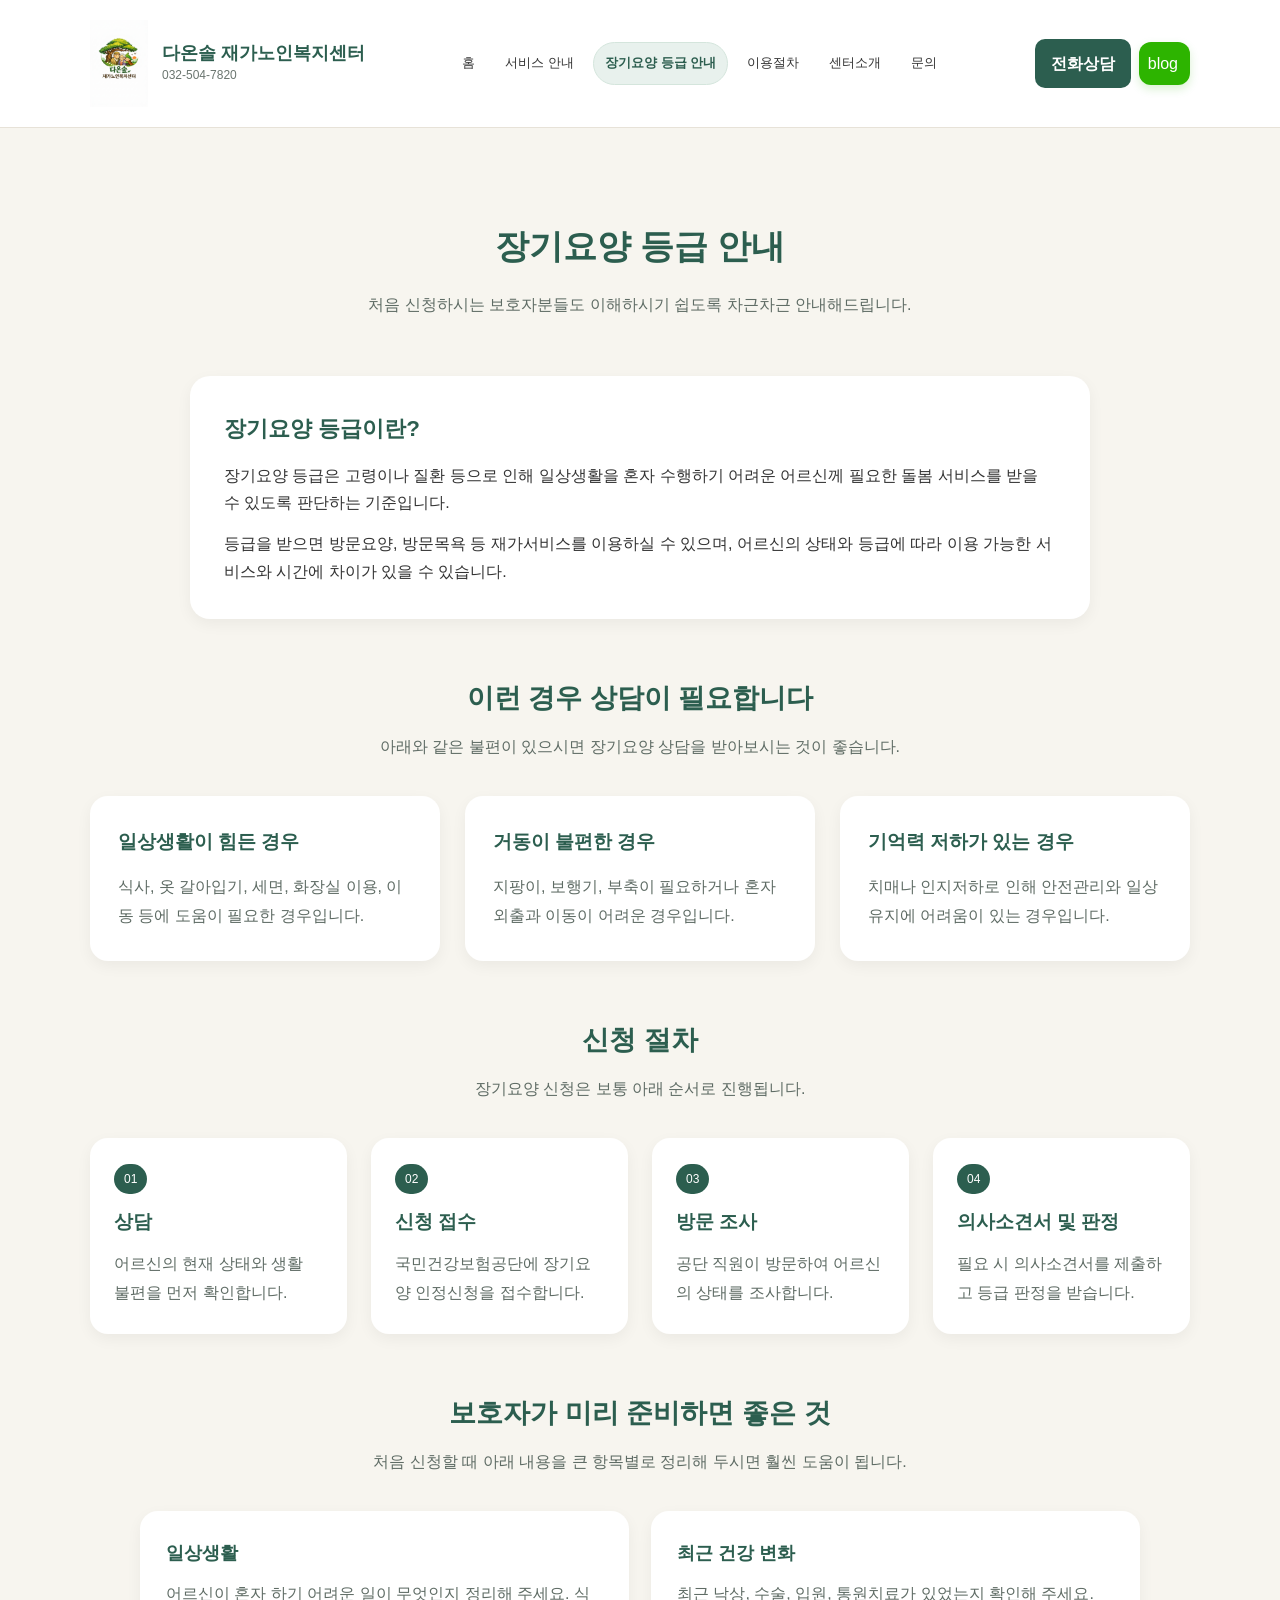
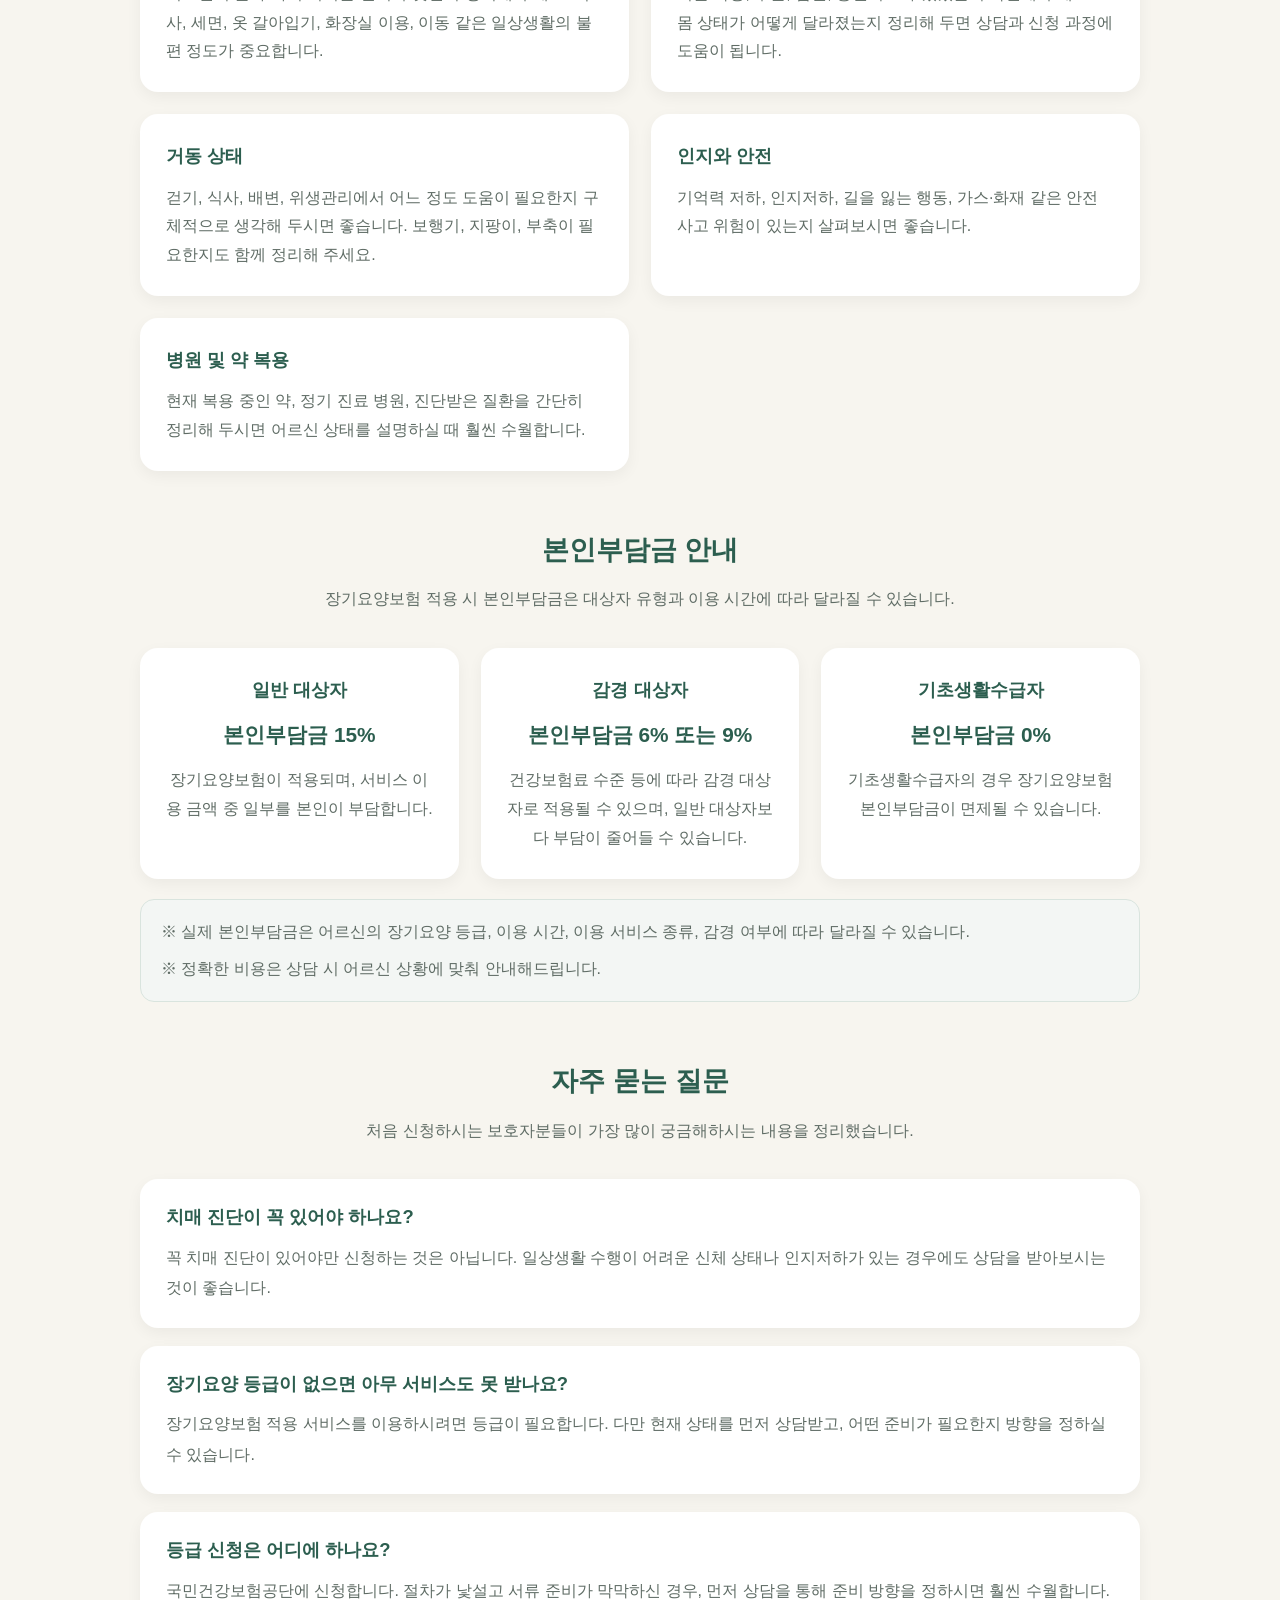
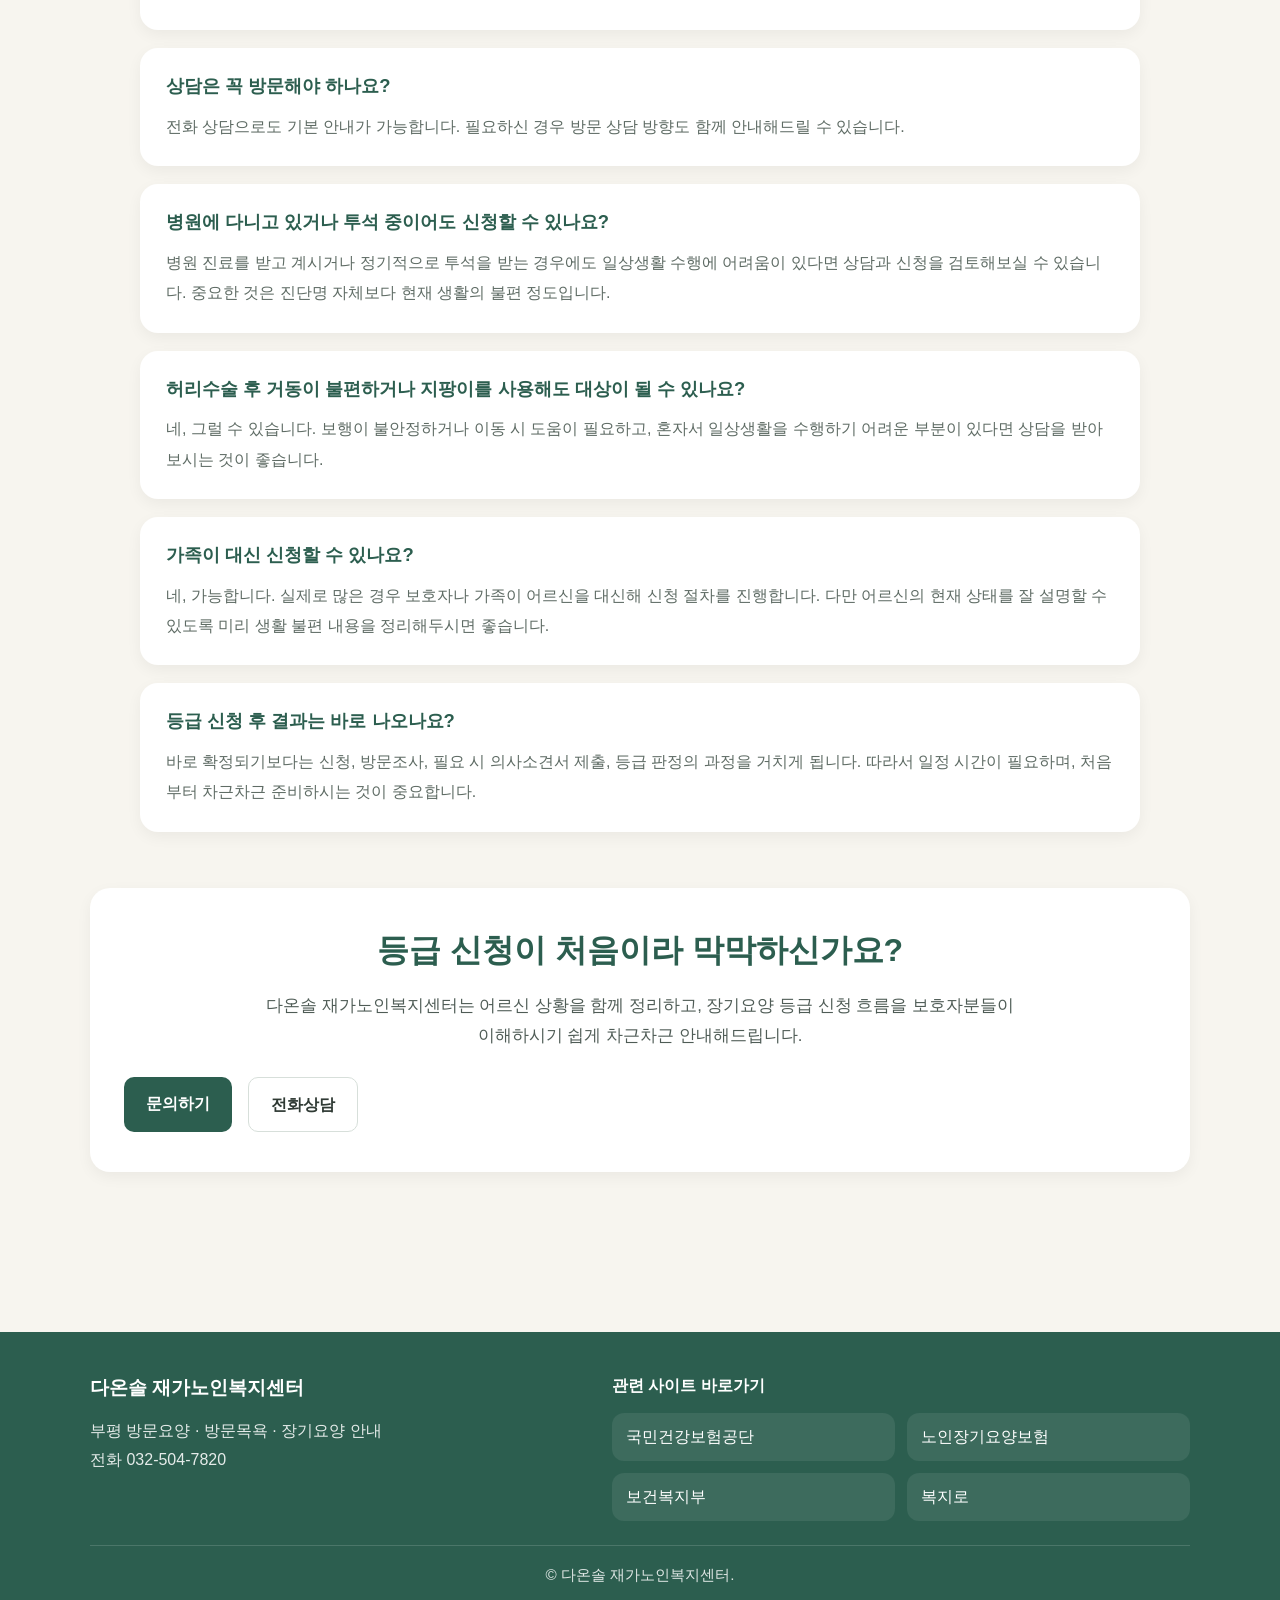
<file: longterm.html>
<!DOCTYPE html>
<html lang="ko">
<head>
  <meta charset="UTF-8" />
  <meta name="viewport" content="width=device-width, initial-scale=1.0" />
  <title>다온솔 재가노인복지센터 | 장기요양 등급 안내</title>
  <meta
    name="description"
    content="장기요양 등급 신청 대상, 절차, 준비사항을 다온솔 재가노인복지센터에서 알기 쉽게 안내합니다."
  />
  <link rel="stylesheet" href="style.css" />
</head>
<body>
  <header class="site-header">
    <div class="container header-inner">
      <a href="index.html" class="logo">
        <img src="images/logo.png" alt="다온솔 재가노인복지센터 로고" class="logo-image" />
        <div class="logo-group">
          <span class="logo-text">다온솔 재가노인복지센터</span>
          <span class="logo-phone">032-504-7820</span>
        </div>
      </a>

      <nav class="nav">
        <a href="index.html">홈</a>
        <a href="services.html">서비스 안내</a>
        <a href="longterm.html" class="active">장기요양 등급 안내</a>
        <a href="process.html">이용절차</a>
        <a href="about.html">센터소개</a>
        <a href="contact.html">문의</a>
      </nav>

      <div class="header-actions">
        <a href="tel:0325047820" class="header-call-btn">전화상담</a>
        <a
          href="https://blog.naver.com/korin0123"
          target="_blank"
          rel="noopener noreferrer"
          class="header-blog-btn"
          aria-label="네이버 블로그"
          title="네이버 블로그"
        >
          <span class="blog-icon">blog</span>
        </a>
      </div>
    </div>
  </header>

  <main class="sub-page">
    <div class="container">
      <div class="page-title">
        <h1>장기요양 등급 안내</h1>
        <p>처음 신청하시는 보호자분들도 이해하시기 쉽도록 차근차근 안내해드립니다.</p>
      </div>

      <section class="info-section">
        <div class="info-card wide">
          <h2>장기요양 등급이란?</h2>
          <p>
            장기요양 등급은 고령이나 질환 등으로 인해 일상생활을 혼자 수행하기 어려운 어르신께
            필요한 돌봄 서비스를 받을 수 있도록 판단하는 기준입니다.
          </p>
          <p>
            등급을 받으면 방문요양, 방문목욕 등 재가서비스를 이용하실 수 있으며,
            어르신의 상태와 등급에 따라 이용 가능한 서비스와 시간에 차이가 있을 수 있습니다.
          </p>
        </div>
      </section>

      <section class="info-section">
        <div class="section-subtitle">
          <h2>이런 경우 상담이 필요합니다</h2>
          <p>아래와 같은 불편이 있으시면 장기요양 상담을 받아보시는 것이 좋습니다.</p>
        </div>

        <div class="card-grid three">
          <div class="card">
            <h3>일상생활이 힘든 경우</h3>
            <p>
              식사, 옷 갈아입기, 세면, 화장실 이용, 이동 등에 도움이 필요한 경우입니다.
            </p>
          </div>

          <div class="card">
            <h3>거동이 불편한 경우</h3>
            <p>
              지팡이, 보행기, 부축이 필요하거나 혼자 외출과 이동이 어려운 경우입니다.
            </p>
          </div>

          <div class="card">
            <h3>기억력 저하가 있는 경우</h3>
            <p>
              치매나 인지저하로 인해 안전관리와 일상 유지에 어려움이 있는 경우입니다.
            </p>
          </div>
        </div>
      </section>

      <section class="info-section">
        <div class="section-subtitle">
          <h2>신청 절차</h2>
          <p>장기요양 신청은 보통 아래 순서로 진행됩니다.</p>
        </div>

        <div class="steps">
          <div class="step">
            <span class="step-number">01</span>
            <h3>상담</h3>
            <p>어르신의 현재 상태와 생활 불편을 먼저 확인합니다.</p>
          </div>

          <div class="step">
            <span class="step-number">02</span>
            <h3>신청 접수</h3>
            <p>국민건강보험공단에 장기요양 인정신청을 접수합니다.</p>
          </div>

          <div class="step">
            <span class="step-number">03</span>
            <h3>방문 조사</h3>
            <p>공단 직원이 방문하여 어르신의 상태를 조사합니다.</p>
          </div>

          <div class="step">
            <span class="step-number">04</span>
            <h3>의사소견서 및 판정</h3>
            <p>필요 시 의사소견서를 제출하고 등급 판정을 받습니다.</p>
          </div>
        </div>
      </section>

        <section class="info-section">
        <div class="section-subtitle">
            <h2>보호자가 미리 준비하면 좋은 것</h2>
            <p>처음 신청할 때 아래 내용을 큰 항목별로 정리해 두시면 훨씬 도움이 됩니다.</p>
        </div>

        <div class="prepare-grid">
            <div class="prepare-card">
            <h3>일상생활</h3>
            <p>
                어르신이 혼자 하기 어려운 일이 무엇인지 정리해 주세요.
                식사, 세면, 옷 갈아입기, 화장실 이용, 이동 같은 일상생활의 불편 정도가 중요합니다.
            </p>
            </div>

            <div class="prepare-card">
            <h3>최근 건강 변화</h3>
            <p>
                최근 낙상, 수술, 입원, 통원치료가 있었는지 확인해 주세요.
                몸 상태가 어떻게 달라졌는지 정리해 두면 상담과 신청 과정에 도움이 됩니다.
            </p>
            </div>

            <div class="prepare-card">
            <h3>거동 상태</h3>
            <p>
                걷기, 식사, 배변, 위생관리에서 어느 정도 도움이 필요한지 구체적으로 생각해 두시면 좋습니다.
                보행기, 지팡이, 부축이 필요한지도 함께 정리해 주세요.
            </p>
            </div>

            <div class="prepare-card">
            <h3>인지와 안전</h3>
            <p>
                기억력 저하, 인지저하, 길을 잃는 행동, 가스·화재 같은 안전사고 위험이 있는지 살펴보시면 좋습니다.
            </p>
            </div>

            <div class="prepare-card">
            <h3>병원 및 약 복용</h3>
            <p>
                현재 복용 중인 약, 정기 진료 병원, 진단받은 질환을 간단히 정리해 두시면
                어르신 상태를 설명하실 때 훨씬 수월합니다.
            </p>
            </div>
        </div>
        </section>

        <section class="info-section">
        <div class="section-subtitle">
            <h2>본인부담금 안내</h2>
            <p>장기요양보험 적용 시 본인부담금은 대상자 유형과 이용 시간에 따라 달라질 수 있습니다.</p>
        </div>

        <div class="cost-box">
            <div class="cost-card">
            <h3>일반 대상자</h3>
            <p class="cost-rate">본인부담금 15%</p>
            <p>
                장기요양보험이 적용되며, 서비스 이용 금액 중 일부를 본인이 부담합니다.
            </p>
            </div>

            <div class="cost-card">
            <h3>감경 대상자</h3>
            <p class="cost-rate">본인부담금 6% 또는 9%</p>
            <p>
                건강보험료 수준 등에 따라 감경 대상자로 적용될 수 있으며,
                일반 대상자보다 부담이 줄어들 수 있습니다.
            </p>
            </div>

            <div class="cost-card">
            <h3>기초생활수급자</h3>
            <p class="cost-rate">본인부담금 0%</p>
            <p>
                기초생활수급자의 경우 장기요양보험 본인부담금이 면제될 수 있습니다.
            </p>
            </div>
        </div>

        <div class="cost-note">
            <p>
            ※ 실제 본인부담금은 어르신의 장기요양 등급, 이용 시간, 이용 서비스 종류,
            감경 여부에 따라 달라질 수 있습니다.
            </p>
            <p>
            ※ 정확한 비용은 상담 시 어르신 상황에 맞춰 안내해드립니다.
            </p>
        </div>
        </section>

      <section class="info-section">
        <div class="section-subtitle">
          <h2>자주 묻는 질문</h2>
          <p>처음 신청하시는 보호자분들이 가장 많이 궁금해하시는 내용을 정리했습니다.</p>
        </div>

        <div class="faq-list">
          <div class="faq-item">
            <h3>치매 진단이 꼭 있어야 하나요?</h3>
            <p>
              꼭 치매 진단이 있어야만 신청하는 것은 아닙니다.
              일상생활 수행이 어려운 신체 상태나 인지저하가 있는 경우에도 상담을 받아보시는 것이 좋습니다.
            </p>
          </div>

          <div class="faq-item">
            <h3>장기요양 등급이 없으면 아무 서비스도 못 받나요?</h3>
            <p>
              장기요양보험 적용 서비스를 이용하시려면 등급이 필요합니다.
              다만 현재 상태를 먼저 상담받고, 어떤 준비가 필요한지 방향을 정하실 수 있습니다.
            </p>
          </div>

          <div class="faq-item">
            <h3>등급 신청은 어디에 하나요?</h3>
            <p>
              국민건강보험공단에 신청합니다.
              절차가 낯설고 서류 준비가 막막하신 경우, 먼저 상담을 통해 준비 방향을 정하시면 훨씬 수월합니다.
            </p>
          </div>

          <div class="faq-item">
            <h3>상담은 꼭 방문해야 하나요?</h3>
            <p>
              전화 상담으로도 기본 안내가 가능합니다.
              필요하신 경우 방문 상담 방향도 함께 안내해드릴 수 있습니다.
            </p>
          </div>

          <div class="faq-item">
            <h3>병원에 다니고 있거나 투석 중이어도 신청할 수 있나요?</h3>
            <p>
              병원 진료를 받고 계시거나 정기적으로 투석을 받는 경우에도
              일상생활 수행에 어려움이 있다면 상담과 신청을 검토해보실 수 있습니다.
              중요한 것은 진단명 자체보다 현재 생활의 불편 정도입니다.
            </p>
          </div>

          <div class="faq-item">
            <h3>허리수술 후 거동이 불편하거나 지팡이를 사용해도 대상이 될 수 있나요?</h3>
            <p>
              네, 그럴 수 있습니다.
              보행이 불안정하거나 이동 시 도움이 필요하고,
              혼자서 일상생활을 수행하기 어려운 부분이 있다면 상담을 받아보시는 것이 좋습니다.
            </p>
          </div>

          <div class="faq-item">
            <h3>가족이 대신 신청할 수 있나요?</h3>
            <p>
              네, 가능합니다.
              실제로 많은 경우 보호자나 가족이 어르신을 대신해 신청 절차를 진행합니다.
              다만 어르신의 현재 상태를 잘 설명할 수 있도록 미리 생활 불편 내용을 정리해두시면 좋습니다.
            </p>
          </div>

          <div class="faq-item">
            <h3>등급 신청 후 결과는 바로 나오나요?</h3>
            <p>
              바로 확정되기보다는 신청, 방문조사, 필요 시 의사소견서 제출,
              등급 판정의 과정을 거치게 됩니다.
              따라서 일정 시간이 필요하며, 처음부터 차근차근 준비하시는 것이 중요합니다.
            </p>
          </div>
        </div>
      </section>
      <section class="info-section">
        <div class="info-card contact-highlight">
        <h2>등급 신청이 처음이라 막막하신가요?</h2>
        <p>
            다온솔 재가노인복지센터는 어르신 상황을 함께 정리하고,
            장기요양 등급 신청 흐름을 보호자분들이 이해하시기 쉽게
            차근차근 안내해드립니다.
        </p>
        <div class="main-buttons">
            <a href="contact.html" class="btn primary">문의하기</a>
            <a href="tel:0325047820" class="btn secondary">전화상담</a>
        </div>
        </div>
      </section>
    </div>
  </main>

  <footer class="site-footer">
    <div class="container footer-inner">
      <div class="footer-brand">
        <h3>다온솔 재가노인복지센터</h3>
        <p>부평 방문요양 · 방문목욕 · 장기요양 안내</p>
        <p>전화 032-504-7820</p>
      </div>

      <div class="footer-links">
        <h4>관련 사이트 바로가기</h4>
        <div class="footer-link-list">
          <a href="https://www.nhis.or.kr/" target="_blank" rel="noopener noreferrer">국민건강보험공단</a>
          <a href="https://www.longtermcare.or.kr/" target="_blank" rel="noopener noreferrer">노인장기요양보험</a>
          <a href="https://www.mohw.go.kr/" target="_blank" rel="noopener noreferrer">보건복지부</a>
          <a href="https://www.bokjiro.go.kr/" target="_blank" rel="noopener noreferrer">복지로</a>
        </div>
      </div>
    </div>

    <div class="container footer-bottom">
      <p>© 다온솔 재가노인복지센터.</p>
    </div>
  </footer>
</body>
</html>
</file>
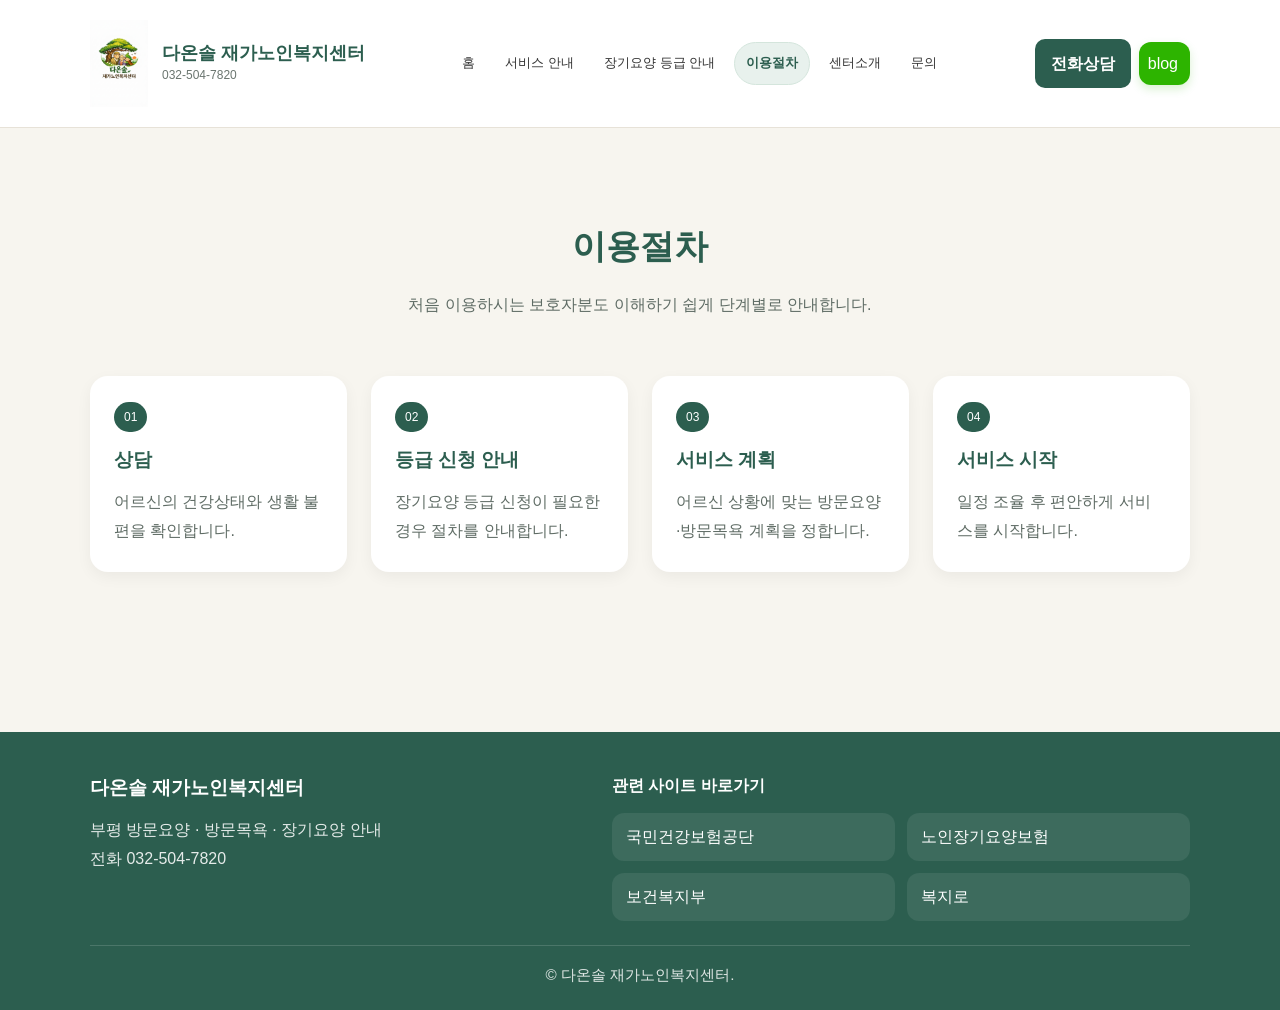
<file: process.html>
<!DOCTYPE html>
<html lang="ko">
<head>
  <meta charset="UTF-8" />
  <meta name="viewport" content="width=device-width, initial-scale=1.0" />
  <title>다온솔 재가노인복지센터 | 이용절차</title>
  <link rel="stylesheet" href="style.css" />
</head>
<body>
  <header class="site-header">
    <div class="container header-inner">
      <a href="index.html" class="logo">
        <img src="images/logo.png" alt="다온솔 재가노인복지센터 로고" class="logo-image" />
        <div class="logo-group">
          <span class="logo-text">다온솔 재가노인복지센터</span>
          <span class="logo-phone">032-504-7820</span>
        </div>
      </a>

      <nav class="nav">
        <a href="index.html">홈</a>
        <a href="services.html">서비스 안내</a>
        <a href="longterm.html">장기요양 등급 안내</a>
        <a href="process.html" class="active">이용절차</a>
        <a href="about.html">센터소개</a>
        <a href="contact.html">문의</a>
      </nav>

      <div class="header-actions">
        <a href="tel:0325047820" class="header-call-btn">전화상담</a>
        <a
          href="https://blog.naver.com/korin0123"
          target="_blank"
          rel="noopener noreferrer"
          class="header-blog-btn"
          aria-label="네이버 블로그"
          title="네이버 블로그"
        >
          <span class="blog-icon">blog</span>
        </a>
      </div>
    </div>
  </header>

  <main class="sub-page">
    <div class="container">
      <div class="page-title">
        <h1>이용절차</h1>
        <p>처음 이용하시는 보호자분도 이해하기 쉽게 단계별로 안내합니다.</p>
      </div>

      <div class="steps">
        <div class="step">
          <span class="step-number">01</span>
          <h3>상담</h3>
          <p>어르신의 건강상태와 생활 불편을 확인합니다.</p>
        </div>

        <div class="step">
          <span class="step-number">02</span>
          <h3>등급 신청 안내</h3>
          <p>장기요양 등급 신청이 필요한 경우 절차를 안내합니다.</p>
        </div>

        <div class="step">
          <span class="step-number">03</span>
          <h3>서비스 계획</h3>
          <p>어르신 상황에 맞는 방문요양·방문목욕 계획을 정합니다.</p>
        </div>

        <div class="step">
          <span class="step-number">04</span>
          <h3>서비스 시작</h3>
          <p>일정 조율 후 편안하게 서비스를 시작합니다.</p>
        </div>
      </div>
    </div>
  </main>

  <footer class="site-footer">
    <div class="container footer-inner">
      <div class="footer-brand">
        <h3>다온솔 재가노인복지센터</h3>
        <p>부평 방문요양 · 방문목욕 · 장기요양 안내</p>
        <p>전화 032-504-7820</p>
      </div>

      <div class="footer-links">
        <h4>관련 사이트 바로가기</h4>
        <div class="footer-link-list">
          <a href="https://www.nhis.or.kr/" target="_blank" rel="noopener noreferrer">국민건강보험공단</a>
          <a href="https://www.longtermcare.or.kr/" target="_blank" rel="noopener noreferrer">노인장기요양보험</a>
          <a href="https://www.mohw.go.kr/" target="_blank" rel="noopener noreferrer">보건복지부</a>
          <a href="https://www.bokjiro.go.kr/" target="_blank" rel="noopener noreferrer">복지로</a>
        </div>
      </div>
    </div>

    <div class="container footer-bottom">
      <p>© 다온솔 재가노인복지센터.</p>
    </div>
  </footer>
</body>
</html>
</file>
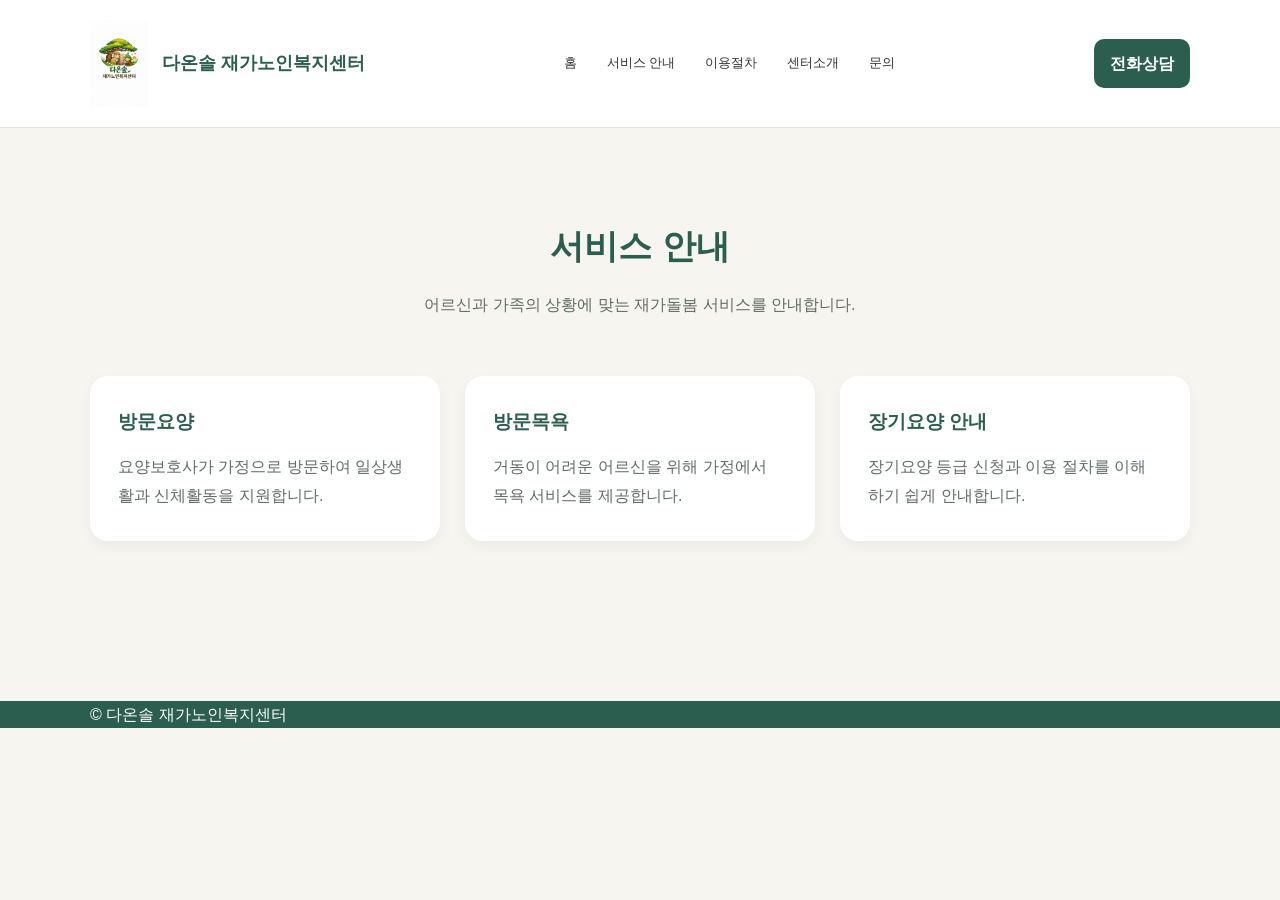
<file: service.html>
<!DOCTYPE html>
<html lang="ko">
<head>
  <meta charset="UTF-8" />
  <meta name="viewport" content="width=device-width, initial-scale=1.0" />
  <title>다온솔 재가노인복지센터 | 서비스 안내</title>
  <link rel="stylesheet" href="style.css" />
</head>
<body>
  <header class="site-header">
    <div class="container header-inner">
      <a href="index.html" class="logo">
        <img src="images/logo.png" alt="다온솔 재가노인복지센터 로고" class="logo-image" />
        <span class="logo-text">다온솔 재가노인복지센터</span>
      </a>

      <nav class="nav">
        <a href="index.html">홈</a>
        <a href="services.html">서비스 안내</a>
        <a href="process.html">이용절차</a>
        <a href="about.html">센터소개</a>
        <a href="contact.html">문의</a>
      </nav>

      <a href="tel:0325047820" class="header-call-btn">전화상담</a>
    </div>
  </header>

  <main class="sub-page">
    <div class="container">
      <div class="page-title">
        <h1>서비스 안내</h1>
        <p>어르신과 가족의 상황에 맞는 재가돌봄 서비스를 안내합니다.</p>
      </div>

      <div class="card-grid three">
        <div class="card">
          <h3>방문요양</h3>
          <p>요양보호사가 가정으로 방문하여 일상생활과 신체활동을 지원합니다.</p>
        </div>

        <div class="card">
          <h3>방문목욕</h3>
          <p>거동이 어려운 어르신을 위해 가정에서 목욕 서비스를 제공합니다.</p>
        </div>

        <div class="card">
          <h3>장기요양 안내</h3>
          <p>장기요양 등급 신청과 이용 절차를 이해하기 쉽게 안내합니다.</p>
        </div>
      </div>
    </div>
  </main>

  <footer class="site-footer">
    <div class="container">
      <p>© 다온솔 재가노인복지센터</p>
    </div>
  </footer>
</body>
</html>
</file>
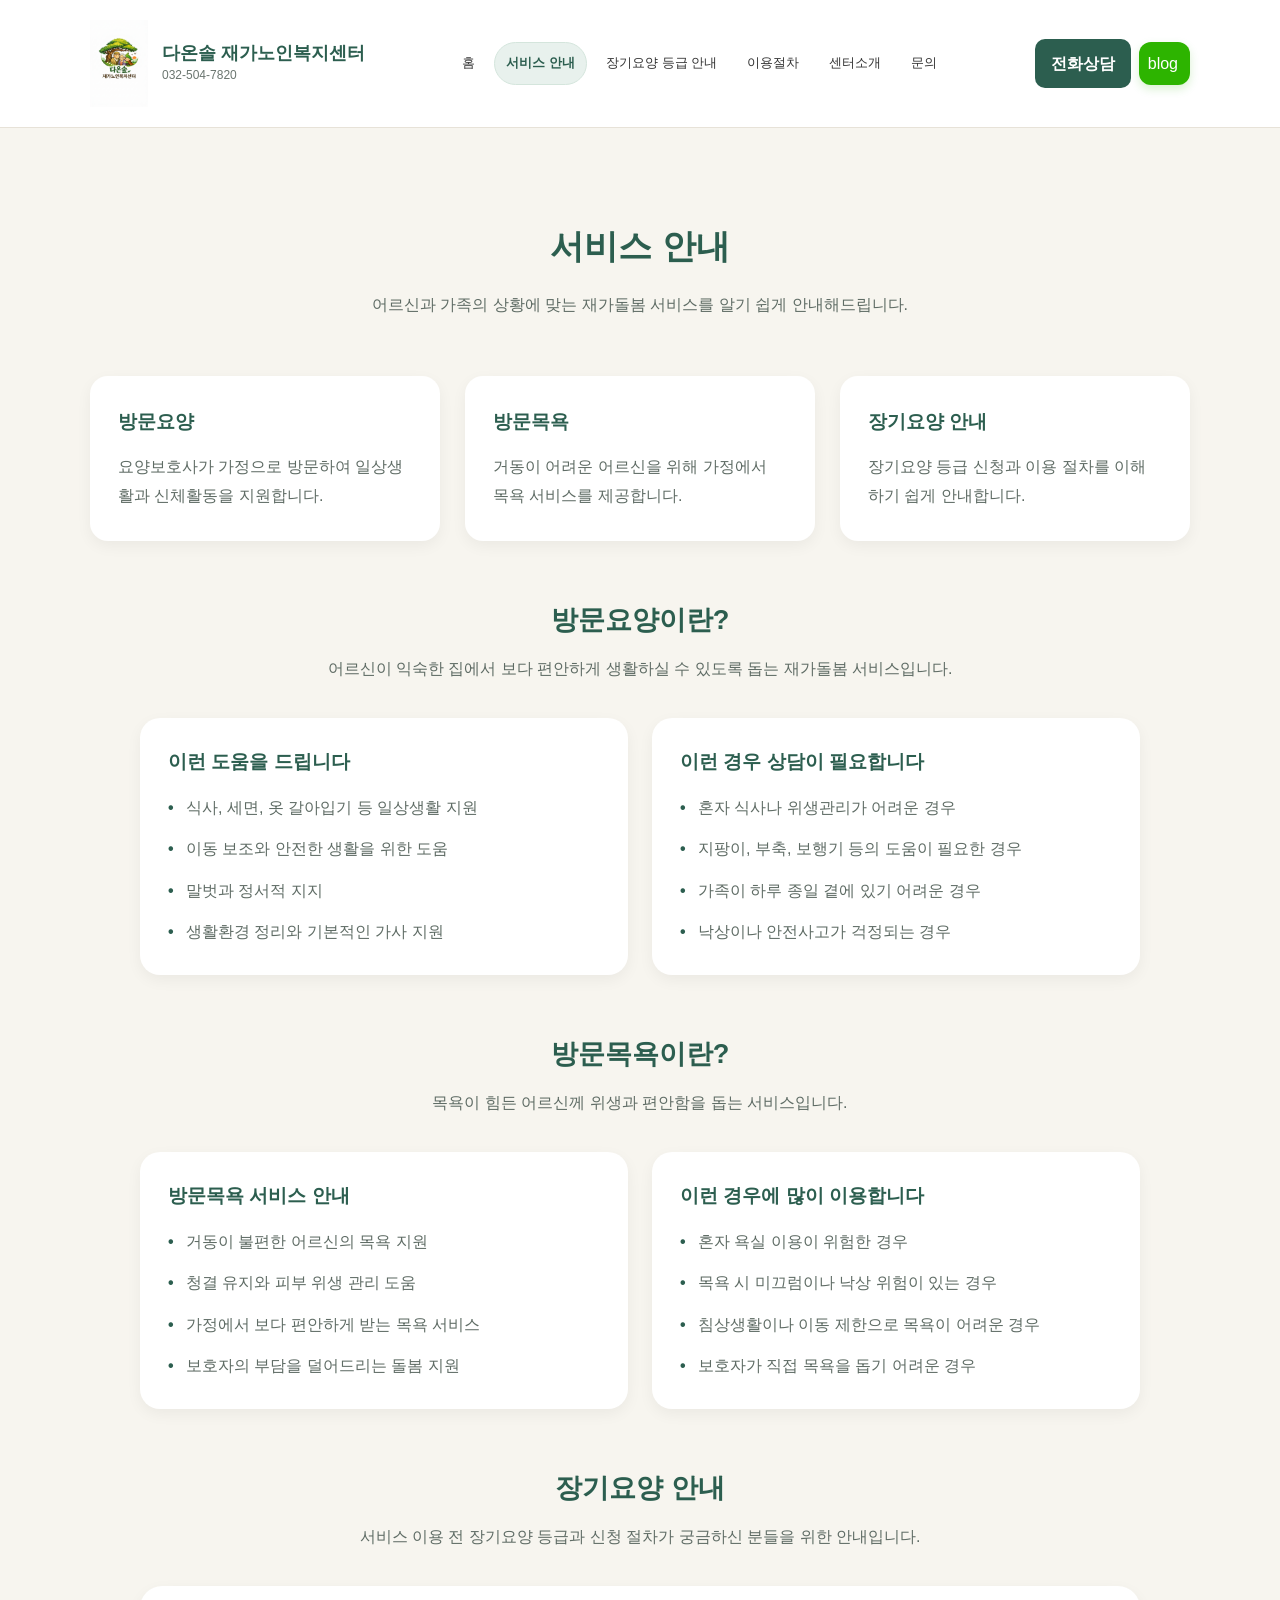
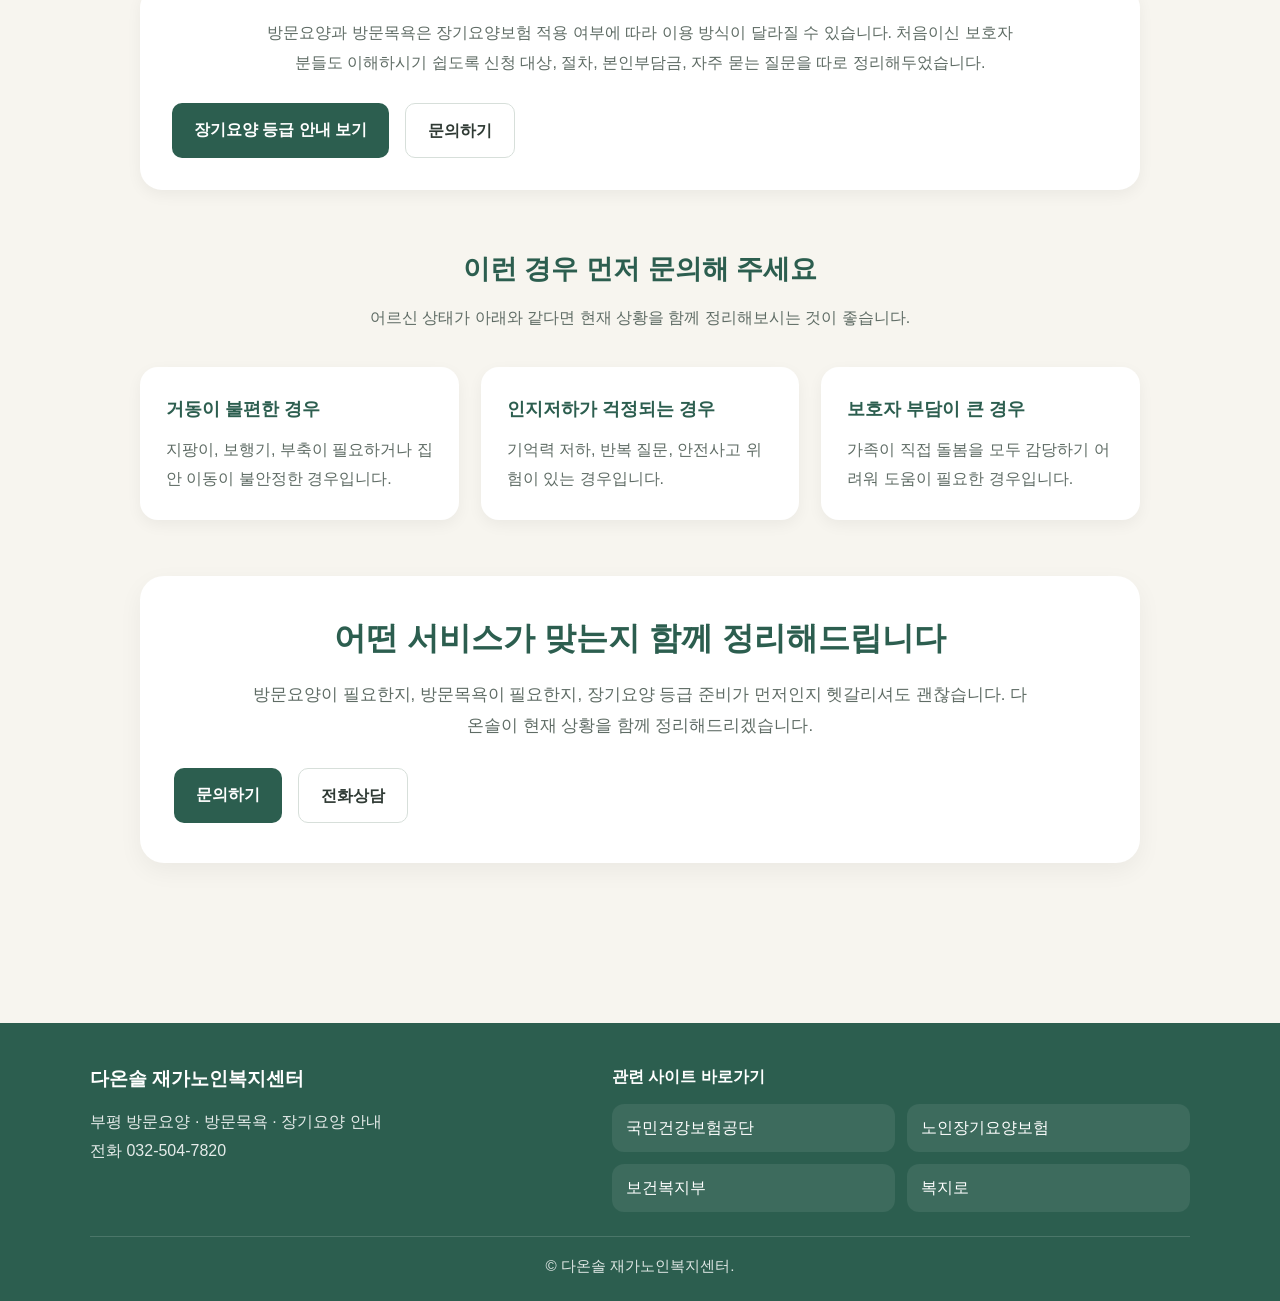
<file: services.html>
<!DOCTYPE html>
<html lang="ko">
<head>
  <meta charset="UTF-8" />
  <meta name="viewport" content="width=device-width, initial-scale=1.0" />
  <title>다온솔 재가노인복지센터 | 서비스 안내</title>
  <meta
    name="description"
    content="다온솔 재가노인복지센터의 방문요양, 방문목욕, 장기요양 안내 서비스를 자세히 소개합니다."
  />
  <link rel="stylesheet" href="style.css" />
</head>
<body>
  <header class="site-header">
    <div class="container header-inner">
      <a href="index.html" class="logo">
        <img src="images/logo.png" alt="다온솔 재가노인복지센터 로고" class="logo-image" />
        <div class="logo-group">
          <span class="logo-text">다온솔 재가노인복지센터</span>
          <span class="logo-phone">032-504-7820</span>
        </div>
      </a>

      <nav class="nav">
        <a href="index.html">홈</a>
        <a href="services.html" class="active">서비스 안내</a>
        <a href="longterm.html">장기요양 등급 안내</a>
        <a href="process.html">이용절차</a>
        <a href="about.html">센터소개</a>
        <a href="contact.html">문의</a>
      </nav>

      <div class="header-actions">
        <a href="tel:0325047820" class="header-call-btn">전화상담</a>
        <a
          href="https://blog.naver.com/korin0123"
          target="_blank"
          rel="noopener noreferrer"
          class="header-blog-btn"
          aria-label="네이버 블로그"
          title="네이버 블로그"
        >
          <span class="blog-icon">blog</span>
        </a>
      </div>
    </div>
  </header>

  <main class="sub-page">
    <div class="container">
      <div class="page-title">
        <h1>서비스 안내</h1>
        <p>어르신과 가족의 상황에 맞는 재가돌봄 서비스를 알기 쉽게 안내해드립니다.</p>
      </div>

      <div class="card-grid three">
        <div class="card">
          <h3>방문요양</h3>
          <p>요양보호사가 가정으로 방문하여 일상생활과 신체활동을 지원합니다.</p>
        </div>

        <div class="card">
          <h3>방문목욕</h3>
          <p>거동이 어려운 어르신을 위해 가정에서 목욕 서비스를 제공합니다.</p>
        </div>

        <div class="card">
          <h3>장기요양 안내</h3>
          <p>장기요양 등급 신청과 이용 절차를 이해하기 쉽게 안내합니다.</p>
        </div>
      </div>

      <section class="service-detail-section">
        <div class="section-subtitle">
          <h2>방문요양이란?</h2>
          <p>어르신이 익숙한 집에서 보다 편안하게 생활하실 수 있도록 돕는 재가돌봄 서비스입니다.</p>
        </div>

        <div class="service-detail-card">
          <div class="service-detail-text">
            <h3>이런 도움을 드립니다</h3>
            <ul class="service-list">
              <li>식사, 세면, 옷 갈아입기 등 일상생활 지원</li>
              <li>이동 보조와 안전한 생활을 위한 도움</li>
              <li>말벗과 정서적 지지</li>
              <li>생활환경 정리와 기본적인 가사 지원</li>
            </ul>
          </div>

          <div class="service-detail-text">
            <h3>이런 경우 상담이 필요합니다</h3>
            <ul class="service-list">
              <li>혼자 식사나 위생관리가 어려운 경우</li>
              <li>지팡이, 부축, 보행기 등의 도움이 필요한 경우</li>
              <li>가족이 하루 종일 곁에 있기 어려운 경우</li>
              <li>낙상이나 안전사고가 걱정되는 경우</li>
            </ul>
          </div>
        </div>
      </section>

      <section class="service-detail-section">
        <div class="section-subtitle">
          <h2>방문목욕이란?</h2>
          <p>목욕이 힘든 어르신께 위생과 편안함을 돕는 서비스입니다.</p>
        </div>

        <div class="service-detail-card">
          <div class="service-detail-text">
            <h3>방문목욕 서비스 안내</h3>
            <ul class="service-list">
              <li>거동이 불편한 어르신의 목욕 지원</li>
              <li>청결 유지와 피부 위생 관리 도움</li>
              <li>가정에서 보다 편안하게 받는 목욕 서비스</li>
              <li>보호자의 부담을 덜어드리는 돌봄 지원</li>
            </ul>
          </div>

          <div class="service-detail-text">
            <h3>이런 경우에 많이 이용합니다</h3>
            <ul class="service-list">
              <li>혼자 욕실 이용이 위험한 경우</li>
              <li>목욕 시 미끄럼이나 낙상 위험이 있는 경우</li>
              <li>침상생활이나 이동 제한으로 목욕이 어려운 경우</li>
              <li>보호자가 직접 목욕을 돕기 어려운 경우</li>
            </ul>
          </div>
        </div>
      </section>

      <section class="service-detail-section">
        <div class="section-subtitle">
          <h2>장기요양 안내</h2>
          <p>서비스 이용 전 장기요양 등급과 신청 절차가 궁금하신 분들을 위한 안내입니다.</p>
        </div>

        <div class="service-guide-box">
          <p>
            방문요양과 방문목욕은 장기요양보험 적용 여부에 따라 이용 방식이 달라질 수 있습니다.
            처음이신 보호자분들도 이해하시기 쉽도록 신청 대상, 절차, 본인부담금, 자주 묻는 질문을 따로 정리해두었습니다.
          </p>
          <div class="main-buttons">
            <a href="longterm.html" class="btn primary">장기요양 등급 안내 보기</a>
            <a href="contact.html" class="btn secondary">문의하기</a>
          </div>
        </div>
      </section>

      <section class="service-detail-section">
        <div class="section-subtitle">
          <h2>이런 경우 먼저 문의해 주세요</h2>
          <p>어르신 상태가 아래와 같다면 현재 상황을 함께 정리해보시는 것이 좋습니다.</p>
        </div>

        <div class="service-case-grid">
          <div class="service-case-card">
            <h3>거동이 불편한 경우</h3>
            <p>지팡이, 보행기, 부축이 필요하거나 집 안 이동이 불안정한 경우입니다.</p>
          </div>

          <div class="service-case-card">
            <h3>인지저하가 걱정되는 경우</h3>
            <p>기억력 저하, 반복 질문, 안전사고 위험이 있는 경우입니다.</p>
          </div>

          <div class="service-case-card">
            <h3>보호자 부담이 큰 경우</h3>
            <p>가족이 직접 돌봄을 모두 감당하기 어려워 도움이 필요한 경우입니다.</p>
          </div>
        </div>
      </section>

      <section class="service-detail-section">
        <div class="home-message-box">
          <h2>어떤 서비스가 맞는지 함께 정리해드립니다</h2>
          <p>
            방문요양이 필요한지, 방문목욕이 필요한지, 장기요양 등급 준비가 먼저인지
            헷갈리셔도 괜찮습니다. 다온솔이 현재 상황을 함께 정리해드리겠습니다.
          </p>
          <div class="main-buttons">
            <a href="contact.html" class="btn primary">문의하기</a>
            <a href="tel:0325047820" class="btn secondary">전화상담</a>
          </div>
        </div>
      </section>
    </div>
  </main>

  <footer class="site-footer">
    <div class="container footer-inner">
      <div class="footer-brand">
        <h3>다온솔 재가노인복지센터</h3>
        <p>부평 방문요양 · 방문목욕 · 장기요양 안내</p>
        <p>전화 032-504-7820</p>
      </div>

      <div class="footer-links">
        <h4>관련 사이트 바로가기</h4>
        <div class="footer-link-list">
          <a href="https://www.nhis.or.kr/" target="_blank" rel="noopener noreferrer">국민건강보험공단</a>
          <a href="https://www.longtermcare.or.kr/" target="_blank" rel="noopener noreferrer">노인장기요양보험</a>
          <a href="https://www.mohw.go.kr/" target="_blank" rel="noopener noreferrer">보건복지부</a>
          <a href="https://www.bokjiro.go.kr/" target="_blank" rel="noopener noreferrer">복지로</a>
        </div>
      </div>
    </div>

    <div class="container footer-bottom">
      <p>© 다온솔 재가노인복지센터.</p>
    </div>
  </footer>
</body>
</html>
</file>
<file: style.css>
* {
  margin: 0;
  padding: 0;
  box-sizing: border-box;
}

html {
  scroll-behavior: smooth;
}

body {
  font-family: "Malgun Gothic", "맑은 고딕", Arial, sans-serif;
  line-height: 1.7;
  background: #f7f5ef;
  color: #333;
}

a {
  text-decoration: none;
  color: inherit;
}

img {
  max-width: 100%;
  display: block;
}

.container {
  width: 90%;
  max-width: 1100px;
  margin: auto;
}

/* ===== header ===== */
.site-header {
  background: rgba(255, 255, 255, 0.96);
  border-bottom: 1px solid #e7e2d8;
  position: sticky;
  top: 0;
  z-index: 1000;
  backdrop-filter: blur(8px);
}

.header-inner {
  display: flex;
  justify-content: space-between;
  align-items: center;
  padding: 20px 0;
  gap: 18px;
  flex-wrap: nowrap;
}

.logo {
  display: flex;
  align-items: center;
  gap: 14px;
  flex: 0 0 auto;
  min-width: 0;
}

.logo-image {
  width: 58px;
}

.logo-group {
  display: flex;
  flex-direction: column;
  gap: 3px;
}

.logo-text {
  font-weight: 700;
  font-size: 18px;
  color: #2c5e4f;
  line-height: 1.2;
  white-space: nowrap;
}

.logo-phone {
  font-size: 12px;
  color: #6a756f;
  line-height: 1.3;
}

.nav {
  display: flex;
  align-items: center;
  justify-content: center;
  gap: 8px;
  flex: 1 1 auto;
  min-width: 0;
  flex-wrap: nowrap;
}

.nav a {
  font-size: 13px;
  color: #333;
  padding: 9px 11px;
  border-radius: 999px;
  transition: all 0.2s ease;
  white-space: nowrap;
}

.nav a:hover {
  color: #2c5e4f;
  background: #f1f6f4;
}

.nav a.active {
  color: #2c5e4f;
  font-weight: 700;
  background: #e8f1ed;
  border: 1px solid #d4e5dc;
}

.header-actions {
  display: flex;
  align-items: center;
  gap: 8px;
  flex: 0 0 auto;
  white-space: nowrap;
}

.header-call-btn {
  background: #2c5e4f;
  color: #ffffff;
  padding: 11px 16px;
  border-radius: 10px;
  font-weight: 700;
  white-space: nowrap;
  transition: all 0.2s ease;
}

.header-call-btn:hover {
  background: #234a3e;
}

.header-blog-btn {
  display: inline-flex;
  align-items: center;
  gap: 8px;
  background: #2db400;
  color: #ffffff;
  padding: 8px 12px 8px 9px;
  border-radius: 12px;
  box-shadow: 0 4px 10px rgba(45, 180, 0, 0.18);
  transition: all 0.2s ease;
  white-space: nowrap;
}

.header-blog-btn:hover {
  background: #249600;
  transform: translateY(-1px);
}

.blog-badge {
  display: inline-flex;
  align-items: center;
  justify-content: center;
  min-width: 44px;
  height: 26px;
  padding: 0 9px;
  border-radius: 999px;
  background: #ffffff;
  color: #2db400;
  font-size: 11px;
  font-weight: 800;
  letter-spacing: 0.3px;
}

.blog-text {
  font-size: 13px;
  font-weight: 700;
  color: #ffffff;
  line-height: 1;
}

/* ===== buttons ===== */
.btn {
  display: inline-block;
  padding: 13px 22px;
  border-radius: 10px;
  font-weight: 700;
  transition: all 0.2s ease;
}

.primary {
  background: #2c5e4f;
  color: #ffffff;
}

.primary:hover {
  background: #234a3e;
}

.secondary {
  background: #ffffff;
  border: 1px solid #d7dfda;
  color: #2f3a34;
}

.secondary:hover {
  background: #f5f8f6;
}

/* ===== main hero ===== */
.main-hero {
  padding: 110px 0 70px;
}

.hero-premium-layout {
  display: grid;
  grid-template-columns: 1.2fr 0.9fr;
  gap: 34px;
  align-items: center;
}

.hero-premium-text {
  max-width: 620px;
}

.hero-badge {
  display: inline-block;
  margin-bottom: 20px;
  padding: 9px 15px;
  border-radius: 999px;
  background: #e8f1ed;
  color: #2c5e4f;
  font-size: 0.92rem;
  font-weight: 700;
}

.main-title {
  font-size: 2.7rem;
  color: #23473c;
  margin-bottom: 20px;
  line-height: 1.3;
}

.main-motto {
  font-size: 1.55rem;
  font-weight: 700;
  color: #333;
  margin-bottom: 20px;
  line-height: 1.65;
}

.main-description {
  font-size: 1.06rem;
  color: #5f6c65;
  max-width: 580px;
  margin-bottom: 32px;
  line-height: 1.95;
}

.main-buttons {
  display: flex;
  gap: 16px;
  flex-wrap: wrap;
}

.hero-premium-card {
  background: #ffffff;
  border-radius: 24px;
  padding: 34px 30px;
  box-shadow: 0 12px 28px rgba(0, 0, 0, 0.05);
  border: 1px solid #ece5d9;
}

.main-logo {
  width: 150px;
  margin: 0 auto 20px;
}

.hero-premium-card h2 {
  font-size: 1.35rem;
  color: #2c5e4f;
  text-align: center;
  margin-bottom: 20px;
}

.hero-feature-list {
  list-style: none;
  display: flex;
  flex-direction: column;
  gap: 14px;
  margin-bottom: 24px;
}

.hero-feature-list li {
  position: relative;
  padding-left: 18px;
  color: #57645d;
  line-height: 1.8;
}

.hero-feature-list li::before {
  content: "•";
  position: absolute;
  left: 0;
  top: 0;
  color: #2c5e4f;
  font-weight: 700;
}

.hero-card-link {
  display: inline-block;
  width: 100%;
  text-align: center;
  background: #f3f6f4;
  color: #2c5e4f;
  padding: 12px 16px;
  border-radius: 12px;
  font-weight: 700;
  border: 1px solid #dbe7e0;
  transition: all 0.2s ease;
}

.hero-card-link:hover {
  background: #eaf2ee;
}

/* ===== quick info ===== */
.quick-info-section {
  padding: 0 0 90px;
}

.quick-info-card {
  background: #ffffff;
  border-radius: 24px;
  padding: 34px;
  box-shadow: 0 8px 24px rgba(0, 0, 0, 0.05);
  max-width: 1000px;
  margin: 0 auto;
}

.quick-info-text {
  text-align: center;
  margin-bottom: 24px;
}

.quick-info-label {
  display: inline-block;
  margin-bottom: 10px;
  padding: 8px 14px;
  border-radius: 999px;
  background: #e8f1ed;
  color: #2c5e4f;
  font-size: 0.92rem;
  font-weight: 700;
}

.quick-info-text h2 {
  font-size: 2rem;
  color: #2c5e4f;
  margin-bottom: 14px;
}

.quick-info-text p {
  max-width: 760px;
  margin: 0 auto;
  color: #5f6c65;
  line-height: 1.8;
}

.quick-info-points {
  display: flex;
  justify-content: center;
  flex-wrap: wrap;
  gap: 12px;
  margin-bottom: 26px;
}

.quick-info-points span {
  background: #f3f6f4;
  border: 1px solid #dbe7e0;
  color: #2c5e4f;
  padding: 10px 14px;
  border-radius: 999px;
  font-size: 0.95rem;
  font-weight: 700;
}

.quick-info-action {
  text-align: center;
}

/* ===== home trust ===== */
.home-trust-section {
  padding: 0 0 90px;
}

/* ===== photo section ===== */
.photo-section {
  padding: 0 0 90px;
}

.photo-grid {
  display: grid;
  grid-template-columns: repeat(2, 1fr);
  gap: 26px;
}

.photo-card {
  background: #ffffff;
  border-radius: 22px;
  overflow: hidden;
  box-shadow: 0 8px 24px rgba(0, 0, 0, 0.05);
}

.photo-image {
  width: 100%;
  height: 320px;
  object-fit: cover;
}

.photo-text {
  padding: 22px 22px 24px;
}

.photo-text h3 {
  font-size: 1.18rem;
  color: #2c5e4f;
  margin-bottom: 10px;
}

.photo-text p {
  color: #5f6c65;
  line-height: 1.8;
}

/* ===== home message ===== */
.home-message-section {
  padding: 0 0 100px;
}

.home-message-box {
  background: #ffffff;
  border-radius: 24px;
  padding: 40px 34px;
  box-shadow: 0 8px 24px rgba(0, 0, 0, 0.05);
  text-align: center;
  max-width: 1000px;
  margin: 0 auto;
}

.home-message-box h2 {
  font-size: 2rem;
  color: #2c5e4f;
  margin-bottom: 18px;
  line-height: 1.4;
}

.home-message-box p {
  max-width: 780px;
  margin: 0 auto 26px;
  color: #5f6c65;
  line-height: 1.9;
  font-size: 1.04rem;
}

/* ===== common ===== */
.sub-page {
  padding: 90px 0 100px;
}

.page-title {
  text-align: center;
  margin-bottom: 56px;
}

.page-title h1 {
  font-size: 2.1rem;
  color: #2c5e4f;
  margin-bottom: 16px;
}

.page-title p {
  color: #5f6c65;
  line-height: 1.8;
}

.section-subtitle {
  text-align: center;
  margin-bottom: 34px;
}

.section-subtitle h2 {
  font-size: 1.7rem;
  color: #2c5e4f;
  margin-bottom: 12px;
}

.section-subtitle p {
  color: #5f6c65;
  line-height: 1.8;
}

/* ===== cards ===== */
.card-grid {
  display: grid;
  gap: 25px;
}

.three {
  grid-template-columns: repeat(3, 1fr);
}

.card {
  background: #ffffff;
  padding: 30px 28px;
  border-radius: 18px;
  box-shadow: 0 5px 15px rgba(0,0,0,0.05);
}

.card h3 {
  color: #2c5e4f;
  margin-bottom: 14px;
}

.card p {
  line-height: 1.85;
  color: #5f6c65;
}

/* ===== steps ===== */
.steps {
  display: grid;
  grid-template-columns: repeat(4, 1fr);
  gap: 24px;
}

.step {
  background: #ffffff;
  padding: 26px 24px;
  border-radius: 18px;
  box-shadow: 0 5px 15px rgba(0,0,0,0.05);
}

.step-number {
  display: inline-block;
  background: #2c5e4f;
  color: #ffffff;
  padding: 5px 10px;
  border-radius: 20px;
  font-size: 12px;
  margin-bottom: 12px;
}

.step h3 {
  margin-bottom: 12px;
  color: #2c5e4f;
}

.step p {
  line-height: 1.8;
  color: #5f6c65;
}

/* ===== about ===== */
.about-box {
  background: #ffffff;
  padding: 38px;
  border-radius: 22px;
  max-width: 850px;
  margin: auto;
  box-shadow: 0 5px 15px rgba(0,0,0,0.05);
}

.about-box p + p {
  margin-top: 18px;
}

.trust-section {
  margin-top: 50px;
}

.trust-grid {
  display: grid;
  grid-template-columns: repeat(2, 1fr);
  gap: 22px;
  max-width: 1000px;
  margin: 0 auto;
}

.trust-card {
  background: #ffffff;
  padding: 26px;
  border-radius: 18px;
  box-shadow: 0 5px 15px rgba(0,0,0,0.05);
}

.trust-card h3 {
  font-size: 1.15rem;
  color: #2c5e4f;
  margin-bottom: 12px;
}

.trust-card p {
  color: #5f6c65;
  line-height: 1.8;
}

.about-photo-section {
  margin-top: 50px;
}

.about-photo-card {
  max-width: 1000px;
  margin: 0 auto;
  background: #ffffff;
  border-radius: 22px;
  overflow: hidden;
  box-shadow: 0 8px 24px rgba(0,0,0,0.05);
}

.about-photo-image {
  width: 100%;
  height: 420px;
  object-fit: cover;
}

.about-photo-text {
  padding: 28px 28px 32px;
}

.about-photo-text h3 {
  font-size: 1.3rem;
  color: #2c5e4f;
  margin-bottom: 14px;
}

.about-photo-text p {
  color: #5f6c65;
  line-height: 1.9;
}

.about-photo-text p + p {
  margin-top: 14px;
}

/* ===== contact ===== */
.contact-box {
  display: grid;
  grid-template-columns: repeat(2, 1fr);
  gap: 24px;
  max-width: 860px;
  margin: auto;
}

.contact-item {
  background: #ffffff;
  padding: 24px;
  border-radius: 18px;
  box-shadow: 0 5px 15px rgba(0,0,0,0.05);
}

.contact-item h3 {
  color: #2c5e4f;
  margin-bottom: 10px;
}

.contact-action {
  margin-top: 16px;
}

.contact-btn {
  display: inline-block;
  padding: 11px 18px;
  border-radius: 9px;
  font-weight: 700;
  font-size: 0.95rem;
  white-space: nowrap;
}

.call-btn {
  background: #2c5e4f;
  color: #ffffff;
}

.call-btn:hover {
  background: #234a3e;
}

.map-btn {
  background: #ffffff;
  color: #2c5e4f;
  border: 1px solid #2c5e4f;
}

.map-btn:hover {
  background: #f1f6f4;
}

.map-btn.solid {
  background: #2c5e4f;
  color: #ffffff;
  border: 1px solid #2c5e4f;
}

.map-btn.solid:hover {
  background: #234a3e;
}

.direction-section {
  margin-top: 50px;
}

.direction-box {
  display: grid;
  grid-template-columns: repeat(2, 1fr);
  gap: 22px;
  max-width: 1000px;
  margin: 0 auto;
}

.direction-card {
  background: #ffffff;
  padding: 24px;
  border-radius: 18px;
  box-shadow: 0 5px 15px rgba(0,0,0,0.05);
}

.direction-card h3 {
  font-size: 1.1rem;
  color: #2c5e4f;
  margin-bottom: 10px;
}

.direction-card p {
  color: #5f6c65;
  line-height: 1.8;
  margin-bottom: 14px;
}

.direction-note {
  display: inline-block;
  font-size: 0.92rem;
  color: #6c7771;
  background: #f3f6f4;
  border: 1px solid #dbe7e0;
  padding: 8px 12px;
  border-radius: 999px;
}

.hours-list {
  display: flex;
  flex-direction: column;
  gap: 10px;
  margin-top: 6px;
}

.hours-row {
  display: flex;
  justify-content: space-between;
  align-items: center;
  gap: 14px;
  padding: 10px 12px;
  border-radius: 12px;
  background: #f7faf8;
  border: 1px solid #e2ebe6;
}

.hours-row .day {
  font-weight: 700;
  color: #2c5e4f;
}

.hours-row .time {
  color: #5f6c65;
  text-align: right;
}

.hours-note {
  margin-top: 16px;
  color: #2c5e4f;
  font-weight: 700;
  line-height: 1.8;
}

.contact-photo-section {
  margin-top: 56px;
}

.contact-photo-grid {
  display: grid;
  grid-template-columns: repeat(2, 1fr);
  gap: 26px;
  max-width: 1000px;
  margin: 0 auto;
}

.contact-photo-card {
  background: #ffffff;
  border-radius: 22px;
  overflow: hidden;
  box-shadow: 0 8px 24px rgba(0,0,0,0.05);
}

.contact-photo-image {
  width: 100%;
  height: 320px;
  object-fit: cover;
}

.contact-photo-text {
  padding: 22px 22px 26px;
}

.contact-photo-text h3 {
  font-size: 1.18rem;
  color: #2c5e4f;
  margin-bottom: 10px;
}

.contact-photo-text p {
  color: #5f6c65;
  line-height: 1.85;
}

/* ===== longterm ===== */
.info-section {
  margin-top: 56px;
}

.info-card {
  background: #ffffff;
  padding: 34px;
  border-radius: 20px;
  box-shadow: 0 5px 15px rgba(0,0,0,0.05);
}

.info-card.wide {
  max-width: 900px;
  margin: 0 auto;
}

.info-card h2 {
  color: #2c5e4f;
  margin-bottom: 14px;
  font-size: 1.4rem;
}

.info-card p + p {
  margin-top: 14px;
}

.prepare-grid {
  display: grid;
  grid-template-columns: repeat(2, 1fr);
  gap: 22px;
  max-width: 1000px;
  margin: 0 auto;
}

.prepare-card {
  background: #ffffff;
  padding: 26px;
  border-radius: 18px;
  box-shadow: 0 5px 15px rgba(0,0,0,0.05);
}

.prepare-card h3 {
  font-size: 1.15rem;
  color: #2c5e4f;
  margin-bottom: 12px;
}

.prepare-card p {
  color: #5f6c65;
  line-height: 1.8;
}

.cost-box {
  display: grid;
  grid-template-columns: repeat(3, 1fr);
  gap: 22px;
  max-width: 1000px;
  margin: 0 auto;
}

.cost-card {
  background: #ffffff;
  padding: 26px;
  border-radius: 18px;
  box-shadow: 0 5px 15px rgba(0,0,0,0.05);
  text-align: center;
}

.cost-card h3 {
  font-size: 1.15rem;
  color: #2c5e4f;
  margin-bottom: 12px;
}

.cost-rate {
  font-size: 1.3rem;
  font-weight: 700;
  color: #2c5e4f;
  margin-bottom: 14px;
}

.cost-card p:last-child {
  color: #5f6c65;
  line-height: 1.8;
}

.cost-note {
  max-width: 1000px;
  margin: 20px auto 0;
  background: #f3f6f4;
  border: 1px solid #d9e4de;
  border-radius: 14px;
  padding: 18px 20px;
}

.cost-note p {
  color: #5f6c65;
  line-height: 1.8;
}

.cost-note p + p {
  margin-top: 8px;
}

.faq-list {
  display: flex;
  flex-direction: column;
  gap: 18px;
  max-width: 1000px;
  margin: 0 auto;
}

.faq-item {
  background: #ffffff;
  border-radius: 18px;
  padding: 24px 26px;
  box-shadow: 0 5px 15px rgba(0,0,0,0.05);
}

.faq-item h3 {
  font-size: 1.15rem;
  color: #2c5e4f;
  margin-bottom: 12px;
  line-height: 1.5;
}

.faq-item p {
  color: #5f6c65;
  line-height: 1.9;
}

.contact-highlight {
  text-align: center;
  max-width: 1100px;
  margin: 0 auto;
  padding: 40px 34px;
}

.contact-highlight h2 {
  font-size: 2rem;
  color: #2c5e4f;
  margin-bottom: 18px;
  line-height: 1.4;
}

.contact-highlight p {
  max-width: 820px;
  margin: 0 auto 26px;
  font-size: 1.05rem;
  line-height: 1.8;
  color: #4f5c56;
  word-break: keep-all;
}

/* ===== services ===== */
.service-detail-section {
  margin-top: 56px;
}

.service-detail-card {
  display: grid;
  grid-template-columns: repeat(2, 1fr);
  gap: 24px;
  max-width: 1000px;
  margin: 0 auto;
}

.service-detail-text {
  background: #ffffff;
  padding: 28px;
  border-radius: 20px;
  box-shadow: 0 5px 15px rgba(0,0,0,0.05);
}

.service-detail-text h3 {
  font-size: 1.2rem;
  color: #2c5e4f;
  margin-bottom: 14px;
}

.service-list {
  list-style: none;
  display: flex;
  flex-direction: column;
  gap: 12px;
}

.service-list li {
  position: relative;
  padding-left: 18px;
  color: #5f6c65;
  line-height: 1.85;
}

.service-list li::before {
  content: "•";
  position: absolute;
  left: 0;
  top: 0;
  color: #2c5e4f;
  font-weight: 700;
}

.service-guide-box {
  max-width: 1000px;
  margin: 0 auto;
  background: #ffffff;
  padding: 32px;
  border-radius: 22px;
  box-shadow: 0 5px 15px rgba(0,0,0,0.05);
  text-align: center;
}

.service-guide-box p {
  max-width: 760px;
  margin: 0 auto 24px;
  color: #5f6c65;
  line-height: 1.9;
}

.service-case-grid {
  display: grid;
  grid-template-columns: repeat(3, 1fr);
  gap: 22px;
  max-width: 1000px;
  margin: 0 auto;
}

.service-case-card {
  background: #ffffff;
  padding: 26px;
  border-radius: 18px;
  box-shadow: 0 5px 15px rgba(0,0,0,0.05);
}

.service-case-card h3 {
  font-size: 1.15rem;
  color: #2c5e4f;
  margin-bottom: 12px;
}

.service-case-card p {
  color: #5f6c65;
  line-height: 1.8;
}

/* ===== footer ===== */
.site-footer {
  background: #2c5e4f;
  color: #ffffff;
  margin-top: 60px;
}

.footer-inner {
  display: grid;
  grid-template-columns: 1fr 1.2fr;
  gap: 40px;
  padding: 40px 0 24px;
}

.footer-brand h3 {
  font-size: 1.2rem;
  margin-bottom: 12px;
}

.footer-brand p {
  color: rgba(255, 255, 255, 0.88);
  line-height: 1.8;
}

.footer-links h4 {
  font-size: 1rem;
  margin-bottom: 14px;
}

.footer-link-list {
  display: grid;
  grid-template-columns: repeat(2, minmax(0, 1fr));
  gap: 12px;
}

.footer-link-list a {
  display: inline-block;
  padding: 12px 14px;
  border-radius: 12px;
  background: rgba(255, 255, 255, 0.08);
  color: #ffffff;
  transition: all 0.2s ease;
  line-height: 1.5;
}

.footer-link-list a:hover {
  background: rgba(255, 255, 255, 0.18);
  transform: translateY(-1px);
}

.footer-bottom {
  border-top: 1px solid rgba(255, 255, 255, 0.15);
  padding: 16px 0 22px;
  text-align: center;
}

.footer-bottom p {
  color: rgba(255, 255, 255, 0.85);
  font-size: 0.95rem;
}

/* ===== responsive ===== */
@media (max-width: 768px) {
  .header-inner {
    flex-direction: column;
    align-items: flex-start;
    padding: 18px 0;
    gap: 16px;
    flex-wrap: wrap;
  }

  .nav {
    flex-wrap: wrap;
    justify-content: flex-start;
    gap: 10px;
  }

  .header-actions {
    width: 100%;
    justify-content: flex-start;
  }

  .logo-image {
    width: 54px;
  }

  .logo-text {
    font-size: 17px;
  }

  .logo-phone {
    font-size: 11px;
  }

  .nav a {
    font-size: 13px;
    padding: 7px 11px;
  }

  .header-blog-btn {
    padding: 7px 11px 7px 9px;
  }

  .blog-badge {
    min-width: 40px;
    height: 24px;
    font-size: 10px;
  }

  .blog-text {
    font-size: 12px;
  }

  .hero-premium-layout,
  .three,
  .steps,
  .contact-box,
  .prepare-grid,
  .trust-grid,
  .direction-box,
  .cost-box,
  .photo-grid,
  .contact-photo-grid,
  .service-detail-card,
  .service-case-grid {
    grid-template-columns: 1fr;
  }

  .main-hero {
    padding: 80px 0 70px;
  }

  .sub-page {
    padding: 70px 0 80px;
  }

  .page-title {
    margin-bottom: 42px;
  }

  .main-title {
    font-size: 1.95rem;
  }

  .main-motto {
    font-size: 1.25rem;
  }

  .main-description {
    font-size: 1rem;
  }

  .hero-premium-card,
  .card,
  .step,
  .about-box,
  .contact-item,
  .prepare-card,
  .trust-card,
  .direction-card,
  .cost-card,
  .faq-item,
  .info-card,
  .quick-info-card,
  .home-message-box,
  .service-detail-text,
  .service-guide-box,
  .service-case-card {
    padding: 24px;
  }

  .photo-image,
  .contact-photo-image {
    height: 240px;
  }

  .quick-info-text h2,
  .contact-highlight h2,
  .home-message-box h2 {
    font-size: 1.6rem;
  }

  .quick-info-points {
    flex-direction: column;
    align-items: stretch;
  }

  .quick-info-points span {
    text-align: center;
  }

  .contact-btn {
    width: 100%;
    text-align: center;
  }

  .hours-row {
    flex-direction: column;
    align-items: flex-start;
  }

  .hours-row .time {
    text-align: left;
  }

  .footer-inner {
    grid-template-columns: 1fr;
    gap: 26px;
    padding: 30px 0 20px;
  }

  .footer-link-list {
    grid-template-columns: 1fr;
  }

  .about-photo-image {
    height: 260px;
  }

  .about-photo-text {
    padding: 22px 22px 26px;
  }

  .about-photo-text h3 {
    font-size: 1.15rem;
  }
}
</file>
